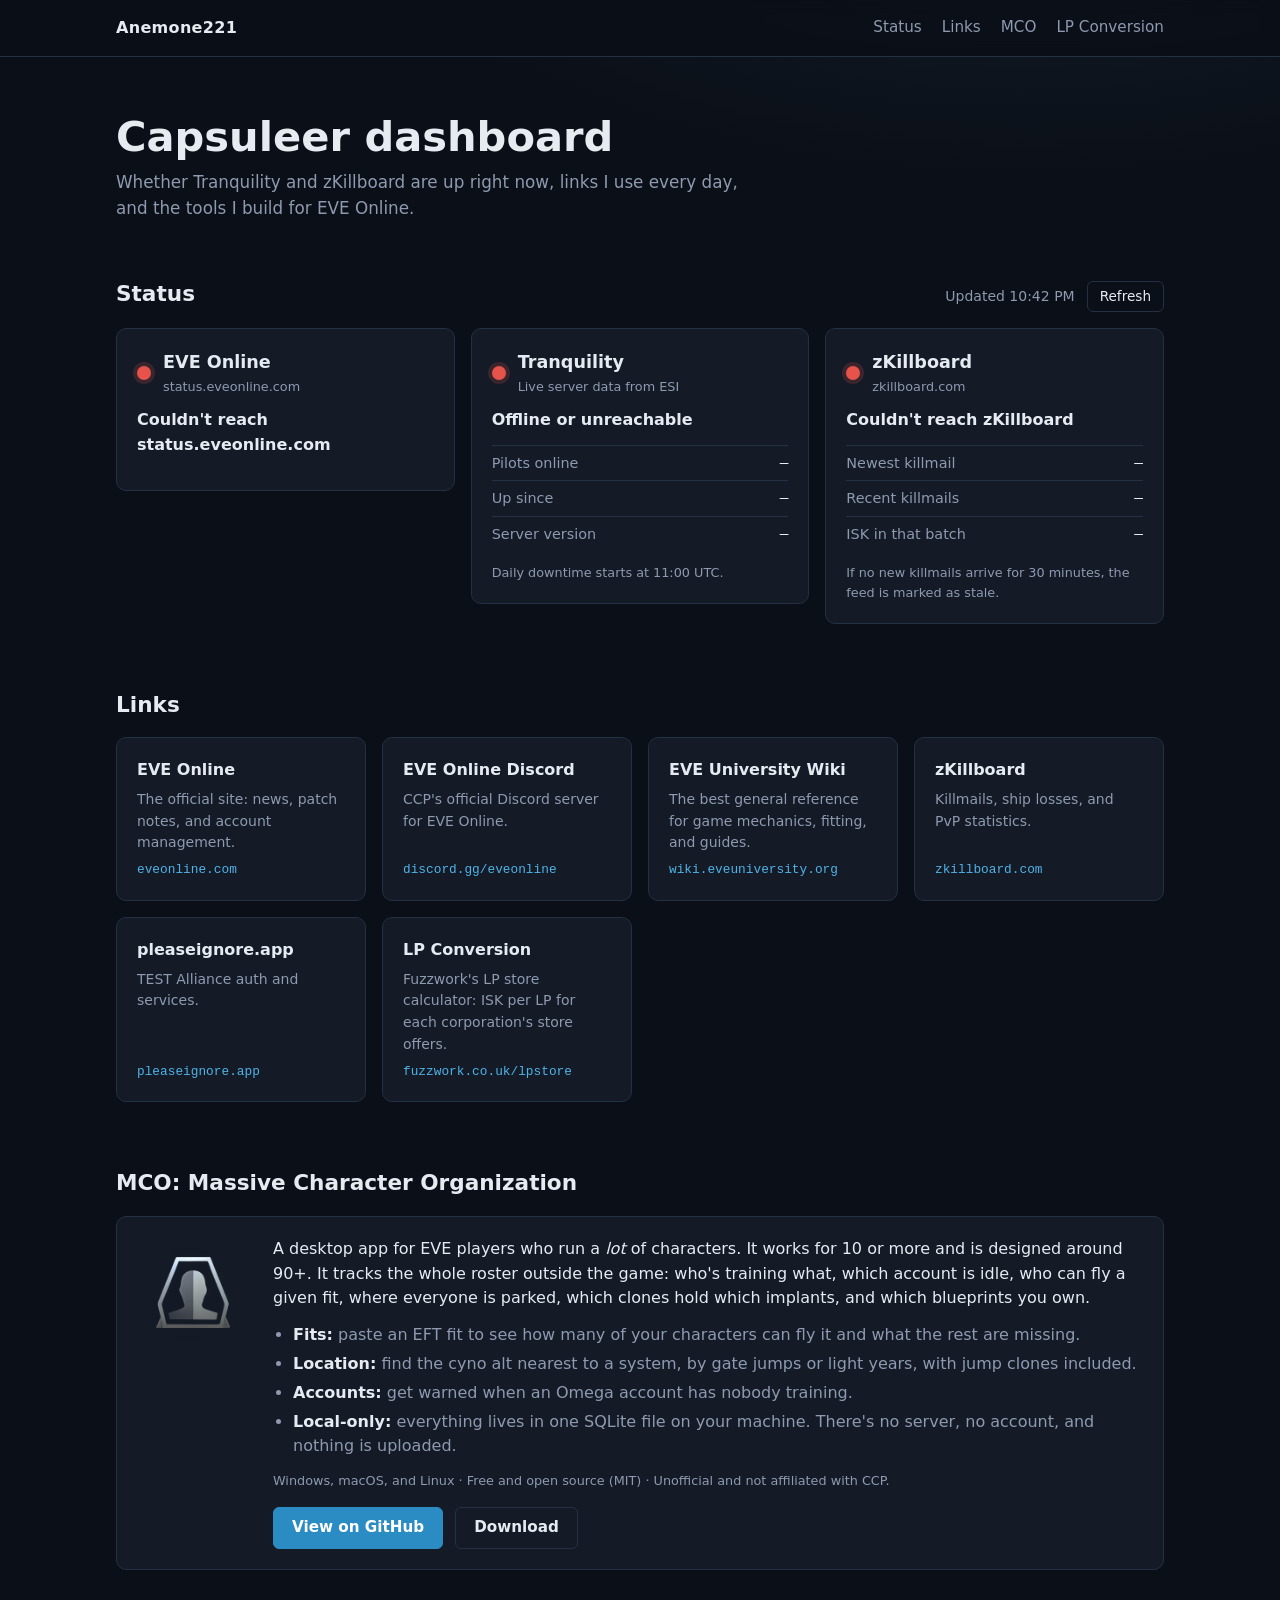
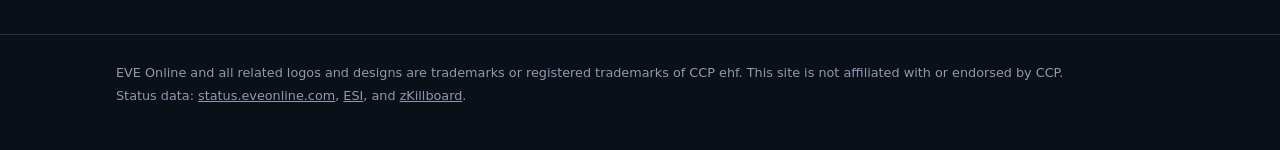
<file: index.html>
<!doctype html>
<html lang="en">
<head>
  <meta charset="utf-8">
  <meta name="viewport" content="width=device-width, initial-scale=1">
  <title>Anemone221 · EVE Online</title>
  <meta name="description" content="Live EVE Online and zKillboard status, useful EVE links, and MCO — a desktop tool for managing large rosters of EVE characters.">
  <meta name="theme-color" content="#0b0f17">
  <link rel="icon" type="image/png" href="assets/mco.png">
  <link rel="stylesheet" href="assets/style.css?v=2">
</head>
<body>
  <header class="site-header">
    <div class="wrap header-inner">
      <a class="brand" href="./">Anemone221</a>
      <nav class="nav">
        <a href="#status">Status</a>
        <a href="#links">Links</a>
        <a href="#mco">MCO</a>
        <a href="lp-conversion/">LP Conversion</a>
      </nav>
    </div>
  </header>

  <main class="wrap">
    <section class="hero">
      <h1>Capsuleer dashboard</h1>
      <p class="lede">Whether Tranquility and zKillboard are up right now, links I use every day, and the tools I build for EVE Online.</p>
    </section>

    <!-- ─────────── Status ─────────── -->
    <section id="status" class="section">
      <div class="section-head">
        <h2>Status</h2>
        <div class="section-meta">
          <span id="updated">Checking…</span>
          <button id="refresh" class="btn-ghost" type="button">Refresh</button>
        </div>
      </div>

      <div class="status-grid">
        <!-- EVE status page -->
        <article class="card status-card" id="card-eve">
          <header class="card-head">
            <span class="dot" data-state="loading"></span>
            <div>
              <h3>EVE Online</h3>
              <a class="sub" href="https://status.eveonline.com/" target="_blank" rel="noopener">status.eveonline.com</a>
            </div>
          </header>
          <p class="headline" data-field="headline">Loading…</p>
          <ul class="components" data-field="components"></ul>
          <div class="notices" data-field="notices"></div>
        </article>

        <!-- Tranquility via ESI -->
        <article class="card status-card" id="card-tq">
          <header class="card-head">
            <span class="dot" data-state="loading"></span>
            <div>
              <h3>Tranquility</h3>
              <span class="sub">Live server data from ESI</span>
            </div>
          </header>
          <p class="headline" data-field="headline">Loading…</p>
          <dl class="stats">
            <div><dt>Pilots online</dt><dd data-field="players">—</dd></div>
            <div><dt>Up since</dt><dd data-field="uptime">—</dd></div>
            <div><dt>Server version</dt><dd data-field="version">—</dd></div>
          </dl>
          <p class="fine">Daily downtime starts at 11:00 UTC.</p>
        </article>

        <!-- zKillboard -->
        <article class="card status-card" id="card-zkill">
          <header class="card-head">
            <span class="dot" data-state="loading"></span>
            <div>
              <h3>zKillboard</h3>
              <a class="sub" href="https://zkillboard.com/" target="_blank" rel="noopener">zkillboard.com</a>
            </div>
          </header>
          <p class="headline" data-field="headline">Loading…</p>
          <dl class="stats">
            <div><dt>Newest killmail</dt><dd data-field="latest">—</dd></div>
            <div><dt>Recent killmails</dt><dd data-field="count">—</dd></div>
            <div><dt>ISK in that batch</dt><dd data-field="isk">—</dd></div>
          </dl>
          <p class="fine">If no new killmails arrive for 30 minutes, the feed is marked as stale.</p>
        </article>
      </div>
    </section>

    <!-- ─────────── Links ─────────── -->
    <section id="links" class="section">
      <div class="section-head"><h2>Links</h2></div>
      <div class="link-grid">
        <a class="card link-card" href="https://www.eveonline.com/" target="_blank" rel="noopener">
          <span class="link-title">EVE Online</span>
          <span class="link-desc">The official site: news, patch notes, and account management.</span>
          <span class="link-url">eveonline.com</span>
        </a>
        <a class="card link-card" href="https://discord.com/invite/eveonline" target="_blank" rel="noopener">
          <span class="link-title">EVE Online Discord</span>
          <span class="link-desc">CCP's official Discord server for EVE Online.</span>
          <span class="link-url">discord.gg/eveonline</span>
        </a>
        <a class="card link-card" href="https://wiki.eveuniversity.org/" target="_blank" rel="noopener">
          <span class="link-title">EVE University Wiki</span>
          <span class="link-desc">The best general reference for game mechanics, fitting, and guides.</span>
          <span class="link-url">wiki.eveuniversity.org</span>
        </a>
        <a class="card link-card" href="https://zkillboard.com/" target="_blank" rel="noopener">
          <span class="link-title">zKillboard</span>
          <span class="link-desc">Killmails, ship losses, and PvP statistics.</span>
          <span class="link-url">zkillboard.com</span>
        </a>
        <a class="card link-card" href="https://pleaseignore.app/" target="_blank" rel="noopener">
          <span class="link-title">pleaseignore.app</span>
          <span class="link-desc">TEST Alliance auth and services.</span>
          <span class="link-url">pleaseignore.app</span>
        </a>
        <a class="card link-card" href="https://www.fuzzwork.co.uk/lpstore/" target="_blank" rel="noopener">
          <span class="link-title">LP Conversion</span>
          <span class="link-desc">Fuzzwork's LP store calculator: ISK per LP for each corporation's store offers.</span>
          <span class="link-url">fuzzwork.co.uk/lpstore</span>
        </a>
      </div>
    </section>

    <!-- ─────────── MCO ─────────── -->
    <section id="mco" class="section">
      <div class="section-head"><h2>MCO: Massive Character Organization</h2></div>
      <article class="card mco">
        <img class="mco-icon" src="assets/mco.png" alt="MCO app icon" width="128" height="128">
        <div class="mco-body">
          <p class="mco-lede">A desktop app for EVE players who run a <em>lot</em> of characters. It works for 10 or more and is designed around 90+. It tracks the whole roster outside the game: who's training what, which account is idle, who can fly a given fit, where everyone is parked, which clones hold which implants, and which blueprints you own.</p>
          <ul class="mco-points">
            <li><strong>Fits:</strong> paste an EFT fit to see how many of your characters can fly it and what the rest are missing.</li>
            <li><strong>Location:</strong> find the cyno alt nearest to a system, by gate jumps or light years, with jump clones included.</li>
            <li><strong>Accounts:</strong> get warned when an Omega account has nobody training.</li>
            <li><strong>Local-only:</strong> everything lives in one SQLite file on your machine. There's no server, no account, and nothing is uploaded.</li>
          </ul>
          <p class="fine">Windows, macOS, and Linux · Free and open source (MIT) · Unofficial and not affiliated with CCP.</p>
          <div class="actions">
            <a class="btn" href="https://github.com/Anemone221/MCO" target="_blank" rel="noopener">View on GitHub</a>
            <a class="btn btn-secondary" href="https://github.com/Anemone221/MCO/releases" target="_blank" rel="noopener">Download</a>
          </div>
        </div>
      </article>
    </section>
  </main>

  <footer class="site-footer">
    <div class="wrap">
      <p>EVE Online and all related logos and designs are trademarks or registered trademarks of CCP ehf. This site is not affiliated with or endorsed by CCP.</p>
      <p>Status data: <a href="https://status.eveonline.com/">status.eveonline.com</a>, <a href="https://esi.evetech.net/">ESI</a>, and <a href="https://zkillboard.com/">zKillboard</a>.</p>
    </div>
  </footer>

  <script src="assets/app.js" defer></script>
</body>
</html>
</file>
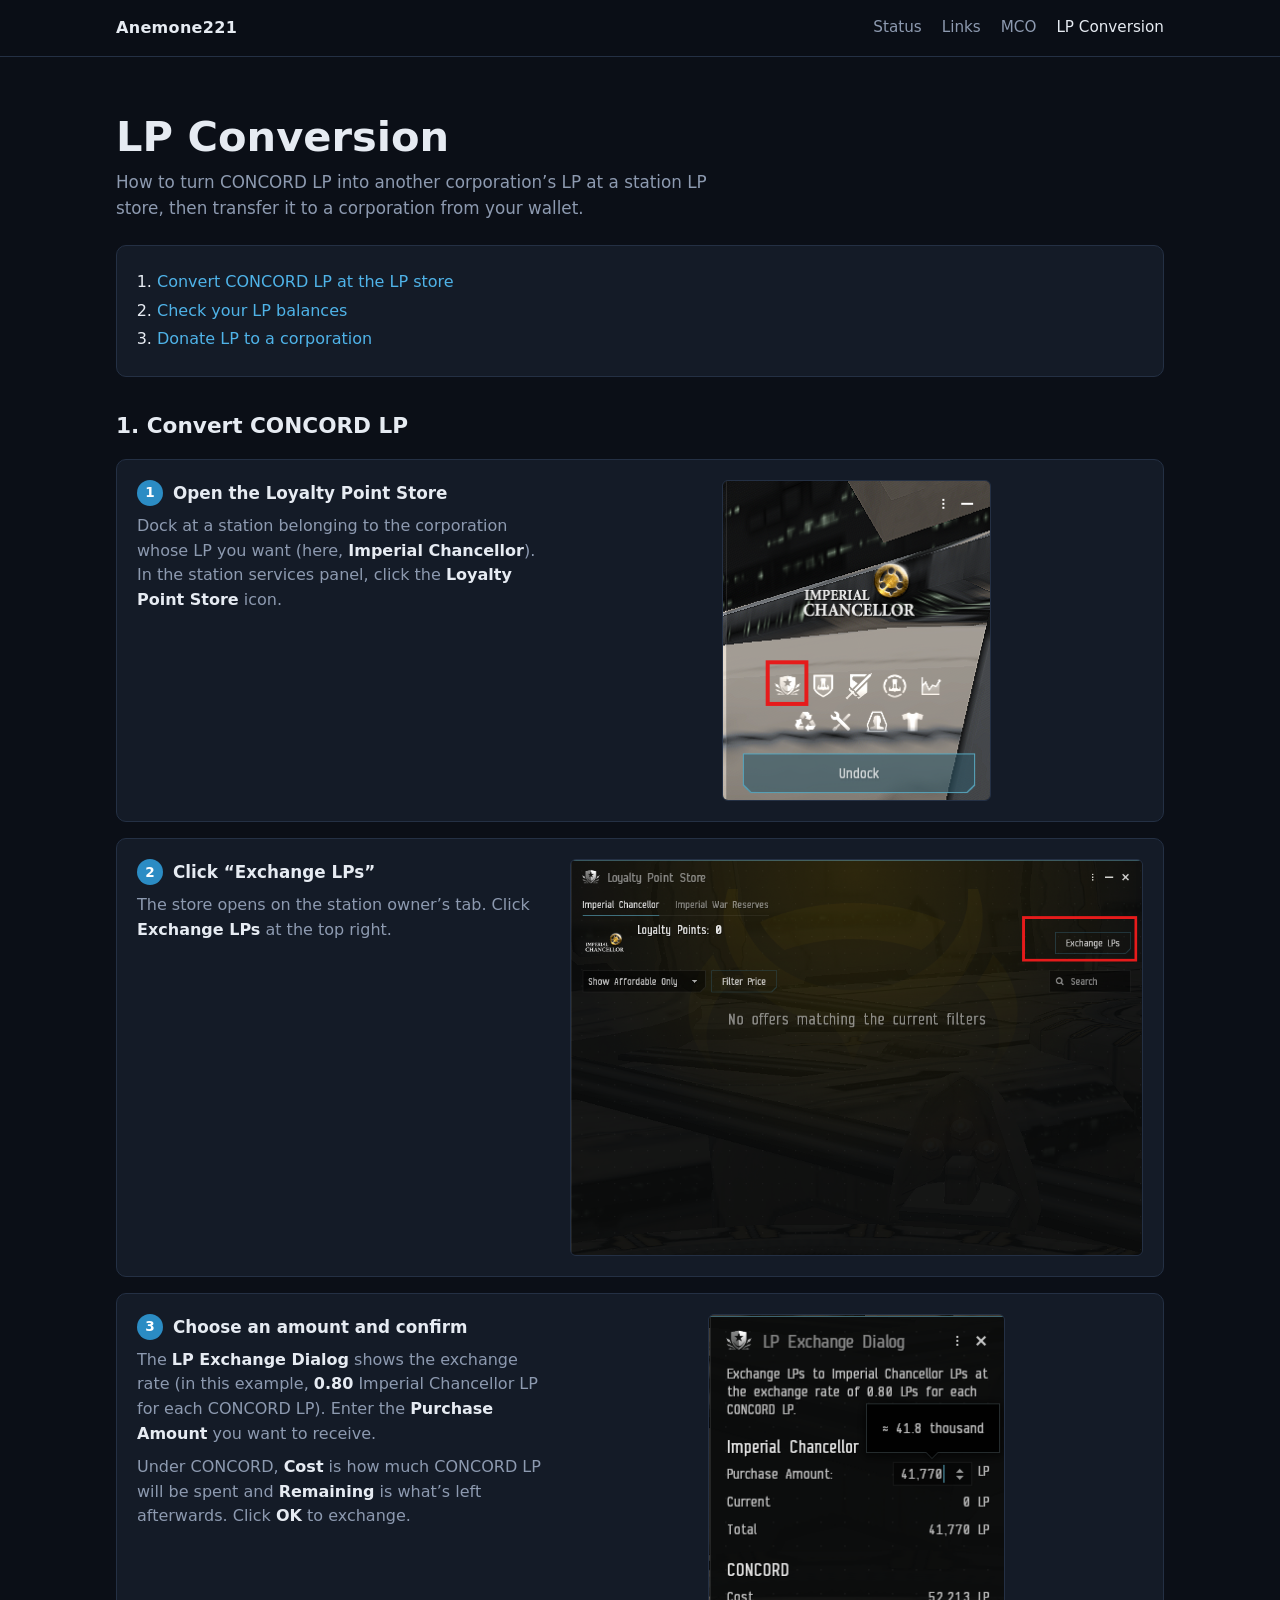
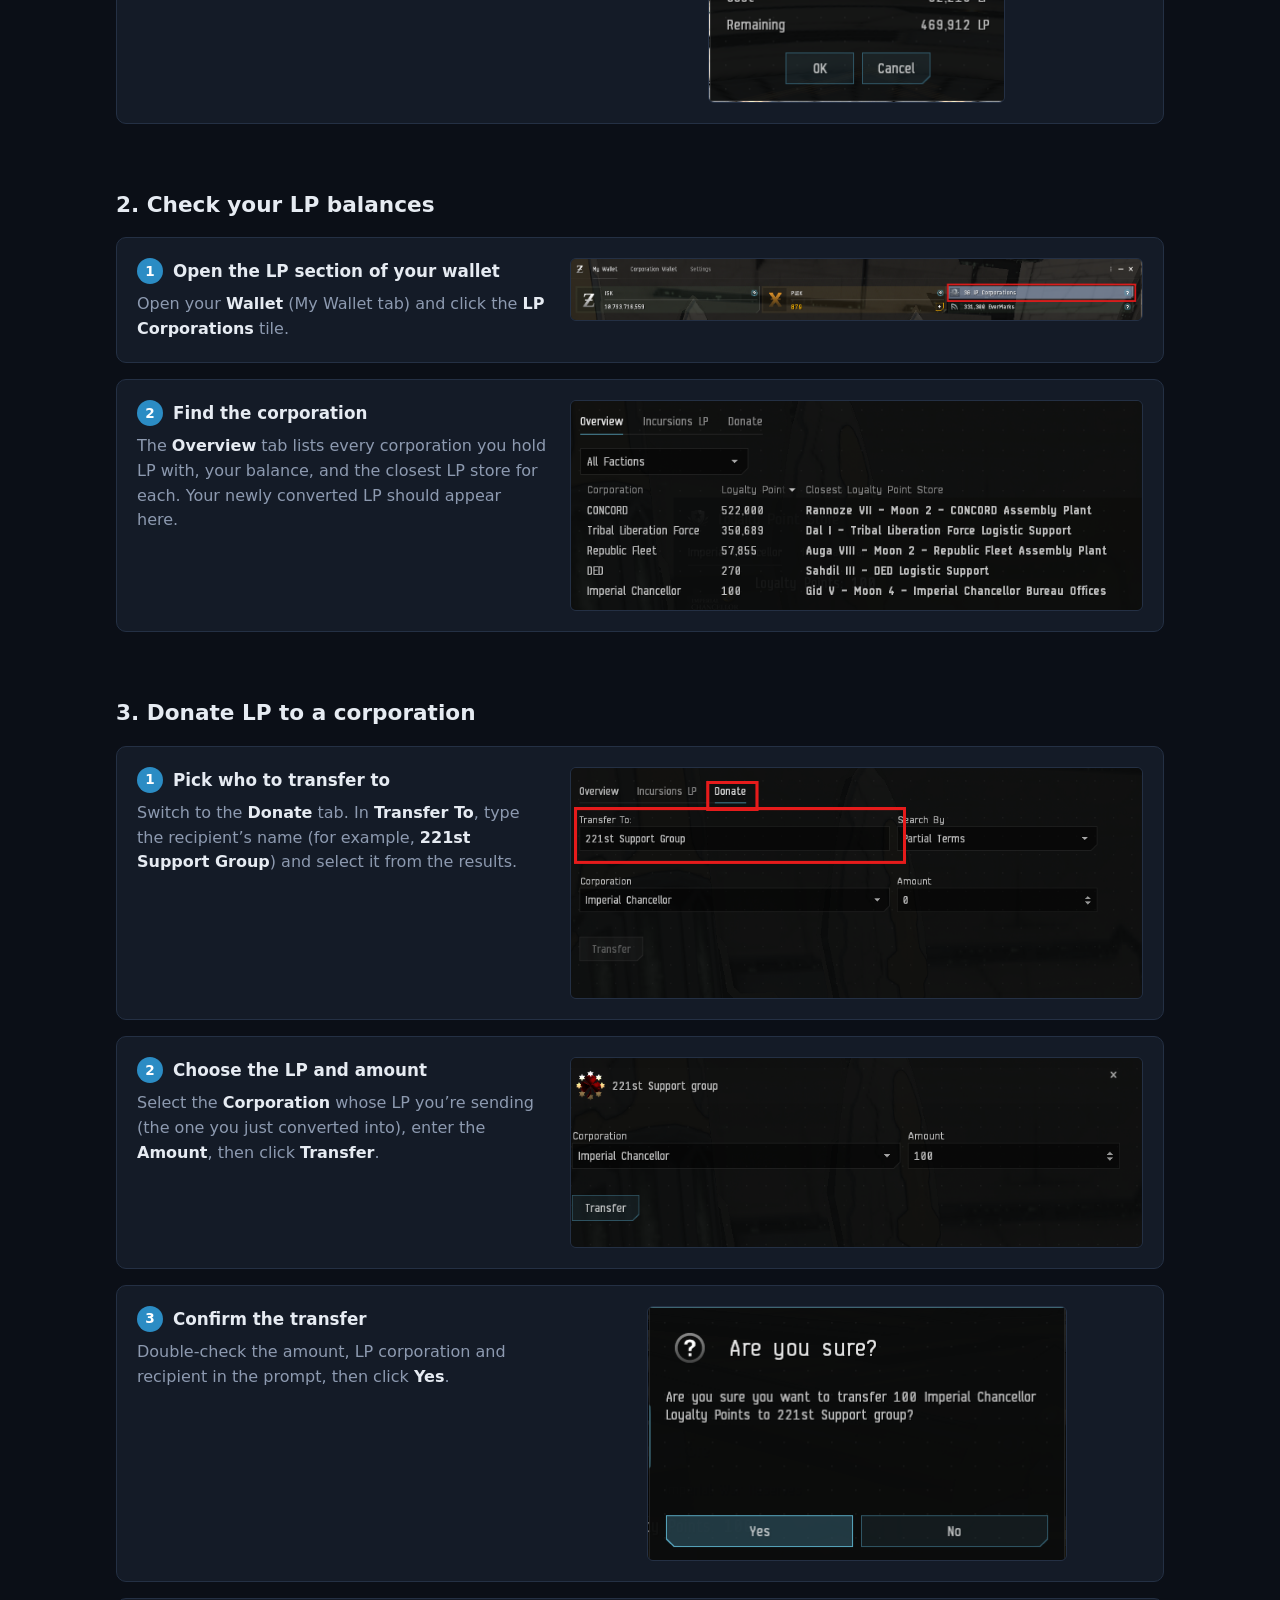
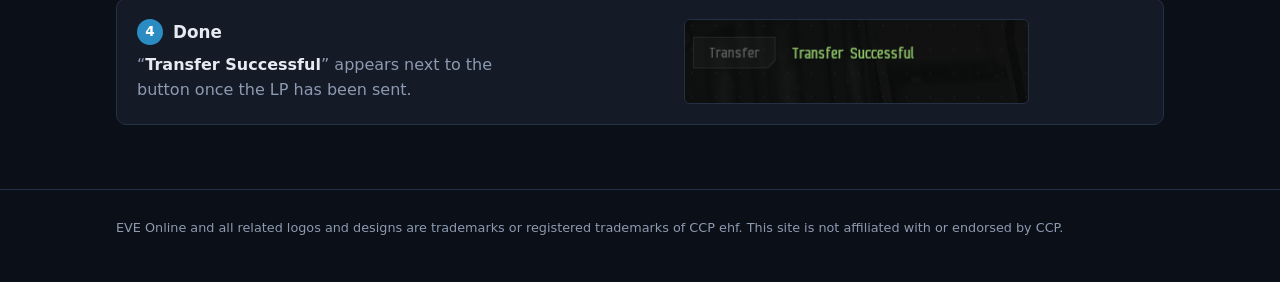
<file: lp-conversion/index.html>
<!doctype html>
<html lang="en">
<head>
  <meta charset="utf-8">
  <meta name="viewport" content="width=device-width, initial-scale=1">
  <title>LP Conversion · Anemone221</title>
  <meta name="description" content="Step-by-step guide to converting CONCORD LP and donating LP to a corporation in EVE Online.">
  <meta name="theme-color" content="#0b0f17">
  <link rel="icon" type="image/png" href="../assets/mco.png">
  <link rel="stylesheet" href="../assets/style.css?v=2">
</head>
<body>
  <header class="site-header">
    <div class="wrap header-inner">
      <a class="brand" href="../">Anemone221</a>
      <nav class="nav">
        <a href="../#status">Status</a>
        <a href="../#links">Links</a>
        <a href="../#mco">MCO</a>
        <a href="./" aria-current="page">LP Conversion</a>
      </nav>
    </div>
  </header>

  <main class="wrap">
    <section class="hero">
      <h1>LP Conversion</h1>
      <p class="lede">How to turn CONCORD LP into another corporation&rsquo;s LP at a station LP store, then transfer it to a corporation from your wallet.</p>
    </section>

    <nav class="card guide-toc" aria-label="Guide contents">
      <ol>
        <li><a href="#convert">Convert CONCORD LP at the LP store</a></li>
        <li><a href="#check">Check your LP balances</a></li>
        <li><a href="#donate">Donate LP to a corporation</a></li>
      </ol>
    </nav>

    <!-- ─────────── Part 1 ─────────── -->
    <section id="convert" class="section">
      <div class="section-head"><h2>1. Convert CONCORD LP</h2></div>

      <ol class="steps">
        <li class="step">
          <div class="step-text">
            <h3>Open the Loyalty Point Store</h3>
            <p>Dock at a station belonging to the corporation whose LP you want (here, <strong>Imperial Chancellor</strong>). In the station services panel, click the <strong>Loyalty Point Store</strong> icon.</p>
          </div>
          <figure class="shot">
            <a href="images/1.station_menu.png"><img src="images/1.station_menu.png" width="269" height="322" loading="lazy" alt="Station services panel for Imperial Chancellor with the Loyalty Point Store icon highlighted in red."></a>
          </figure>
        </li>

        <li class="step">
          <div class="step-text">
            <h3>Click &ldquo;Exchange LPs&rdquo;</h3>
            <p>The store opens on the station owner&rsquo;s tab. Click <strong>Exchange LPs</strong> at the top right.</p>
          </div>
          <figure class="shot">
            <a href="images/2.lp_window.png"><img src="images/2.lp_window.png" width="834" height="576" loading="lazy" alt="Loyalty Point Store window on the Imperial Chancellor tab showing 0 Loyalty Points, with the Exchange LPs button highlighted."></a>
          </figure>
        </li>

        <li class="step">
          <div class="step-text">
            <h3>Choose an amount and confirm</h3>
            <p>The <strong>LP Exchange Dialog</strong> shows the exchange rate (in this example, <strong>0.80</strong> Imperial Chancellor LP for each CONCORD LP). Enter the <strong>Purchase Amount</strong> you want to receive.</p>
            <p>Under CONCORD, <strong>Cost</strong> is how much CONCORD LP will be spent and <strong>Remaining</strong> is what&rsquo;s left afterwards. Click <strong>OK</strong> to exchange.</p>
          </div>
          <figure class="shot">
            <a href="images/3.conversion_window.png"><img src="images/3.conversion_window.png" width="297" height="390" loading="lazy" alt="LP Exchange Dialog: purchase 41,770 Imperial Chancellor LP at 0.80 per CONCORD LP, costing 52,213 CONCORD LP with 469,912 remaining."></a>
          </figure>
        </li>
      </ol>
    </section>

    <!-- ─────────── Part 2 ─────────── -->
    <section id="check" class="section">
      <div class="section-head"><h2>2. Check your LP balances</h2></div>

      <ol class="steps">
        <li class="step">
          <div class="step-text">
            <h3>Open the LP section of your wallet</h3>
            <p>Open your <strong>Wallet</strong> (My Wallet tab) and click the <strong>LP Corporations</strong> tile.</p>
          </div>
          <figure class="shot">
            <a href="images/4.wallet_window_lp.png"><img src="images/4.wallet_window_lp.png" width="1377" height="147" loading="lazy" alt="Wallet window showing ISK, PLEX, and the LP Corporations tile highlighted."></a>
          </figure>
        </li>

        <li class="step">
          <div class="step-text">
            <h3>Find the corporation</h3>
            <p>The <strong>Overview</strong> tab lists every corporation you hold LP with, your balance, and the closest LP store for each. Your newly converted LP should appear here.</p>
          </div>
          <figure class="shot">
            <a href="images/5.lp_list.png"><img src="images/5.lp_list.png" width="679" height="249" loading="lazy" alt="LP Overview list: CONCORD, Tribal Liberation Force, Republic Fleet, DED and Imperial Chancellor with balances and nearest LP stores."></a>
          </figure>
        </li>
      </ol>
    </section>

    <!-- ─────────── Part 3 ─────────── -->
    <section id="donate" class="section">
      <div class="section-head"><h2>3. Donate LP to a corporation</h2></div>

      <ol class="steps">
        <li class="step">
          <div class="step-text">
            <h3>Pick who to transfer to</h3>
            <p>Switch to the <strong>Donate</strong> tab. In <strong>Transfer To</strong>, type the recipient&rsquo;s name (for example, <strong>221st Support Group</strong>) and select it from the results.</p>
          </div>
          <figure class="shot">
            <a href="images/6.donate_window.png"><img src="images/6.donate_window.png" width="743" height="300" loading="lazy" alt="Donate tab with 221st Support Group entered in the Transfer To field."></a>
          </figure>
        </li>

        <li class="step">
          <div class="step-text">
            <h3>Choose the LP and amount</h3>
            <p>Select the <strong>Corporation</strong> whose LP you&rsquo;re sending (the one you just converted into), enter the <strong>Amount</strong>, then click <strong>Transfer</strong>.</p>
          </div>
          <figure class="shot">
            <a href="images/7.donate_window_2.png"><img src="images/7.donate_window_2.png" width="702" height="232" loading="lazy" alt="Transfer form for 221st Support Group with Imperial Chancellor selected and an amount of 100."></a>
          </figure>
        </li>

        <li class="step">
          <div class="step-text">
            <h3>Confirm the transfer</h3>
            <p>Double-check the amount, LP corporation and recipient in the prompt, then click <strong>Yes</strong>.</p>
          </div>
          <figure class="shot">
            <a href="images/8.confirmation_window.png"><img src="images/8.confirmation_window.png" width="420" height="254" loading="lazy" alt="Are you sure? prompt: transfer 100 Imperial Chancellor Loyalty Points to 221st Support group, with Yes and No buttons."></a>
          </figure>
        </li>

        <li class="step">
          <div class="step-text">
            <h3>Done</h3>
            <p>&ldquo;<strong>Transfer Successful</strong>&rdquo; appears next to the button once the LP has been sent.</p>
          </div>
          <figure class="shot">
            <a href="images/9.confirmation.png"><img src="images/9.confirmation.png" width="345" height="84" loading="lazy" alt="Transfer Successful message next to the Transfer button."></a>
          </figure>
        </li>
      </ol>
    </section>
  </main>

  <footer class="site-footer">
    <div class="wrap">
      <p>EVE Online and all related logos and designs are trademarks or registered trademarks of CCP ehf. This site is not affiliated with or endorsed by CCP.</p>
    </div>
  </footer>
</body>
</html>
</file>
<file: assets/style.css>
:root {
  --bg: #0b0f17;
  --bg-2: #111827;
  --card: #141b27;
  --card-hover: #19222f;
  --border: #243044;
  --text: #e6ebf2;
  --muted: #8d9ab0;
  --accent: #4fb3e8;
  --accent-2: #2b8cc4;

  --ok: #3fbf74;
  --warn: #e6b13a;
  --bad: #e5534b;
  --maint: #6f8cff;
  --idle: #5b6576;

  --radius: 10px;
  --font: system-ui, -apple-system, "Segoe UI", Roboto, "Helvetica Neue", Arial, sans-serif;
  --mono: ui-monospace, "Cascadia Mono", Consolas, monospace;
}

* { box-sizing: border-box; }

html { scroll-behavior: smooth; }

body {
  margin: 0;
  background:
    radial-gradient(1200px 600px at 80% -10%, rgba(79, 179, 232, 0.10), transparent 60%),
    var(--bg);
  color: var(--text);
  font-family: var(--font);
  font-size: 16px;
  line-height: 1.55;
  -webkit-font-smoothing: antialiased;
}

a { color: var(--accent); text-decoration: none; }
a:hover { text-decoration: underline; }

.wrap { max-width: 1080px; margin: 0 auto; padding: 0 16px; }

/* ── Header ── */
.site-header {
  position: sticky; top: 0; z-index: 10;
  background: rgba(11, 15, 23, 0.85);
  backdrop-filter: blur(8px);
  border-bottom: 1px solid var(--border);
}
.header-inner { display: flex; align-items: center; justify-content: space-between; height: 56px; }
.brand { color: var(--text); font-weight: 700; letter-spacing: 0.02em; }
.brand:hover { text-decoration: none; color: var(--accent); }
.nav { display: flex; gap: 20px; }
.nav a { color: var(--muted); font-size: 0.95rem; }
.nav a:hover, .nav a[aria-current="page"] { color: var(--text); text-decoration: none; }

/* ── Hero ── */
.hero { padding: 56px 0 24px; }
.hero h1 { margin: 0 0 8px; font-size: clamp(1.8rem, 4vw, 2.6rem); line-height: 1.15; }
.lede { margin: 0; color: var(--muted); max-width: 640px; font-size: 1.05rem; }

/* ── Sections ── */
.section { padding: 32px 0; }
.section-head { display: flex; align-items: baseline; justify-content: space-between; gap: 16px; flex-wrap: wrap; margin-bottom: 16px; }
.section-head h2 { margin: 0; font-size: 1.35rem; }
.section-meta { display: flex; align-items: center; gap: 12px; color: var(--muted); font-size: 0.875rem; }

.card {
  background: var(--card);
  border: 1px solid var(--border);
  border-radius: var(--radius);
  padding: 20px;
}

.btn-ghost {
  font: inherit; font-size: 0.85rem;
  color: var(--text); background: transparent;
  border: 1px solid var(--border); border-radius: 6px;
  padding: 4px 12px; cursor: pointer;
}
.btn-ghost:hover { border-color: var(--accent); }
.btn-ghost:disabled { opacity: 0.5; cursor: default; }

/* ── Status ── */
.status-grid { display: grid; grid-template-columns: repeat(auto-fit, minmax(280px, 1fr)); gap: 16px; align-items: start; }

.card-head { display: flex; align-items: center; gap: 12px; margin-bottom: 12px; }
.card-head h3 { margin: 0; font-size: 1.1rem; }
.sub { display: block; font-size: 0.8rem; color: var(--muted); }
a.sub:hover { color: var(--accent); }

.dot {
  flex: none; width: 14px; height: 14px; border-radius: 50%;
  background: var(--idle);
  box-shadow: 0 0 0 4px rgba(91, 101, 118, 0.18);
}
.dot[data-state="ok"]    { background: var(--ok);    box-shadow: 0 0 0 4px rgba(63, 191, 116, 0.18); }
.dot[data-state="warn"]  { background: var(--warn);  box-shadow: 0 0 0 4px rgba(230, 177, 58, 0.18); }
.dot[data-state="bad"]   { background: var(--bad);   box-shadow: 0 0 0 4px rgba(229, 83, 75, 0.18); }
.dot[data-state="maint"] { background: var(--maint); box-shadow: 0 0 0 4px rgba(111, 140, 255, 0.18); }
.dot[data-state="loading"] { animation: pulse 1.2s ease-in-out infinite; }
@keyframes pulse { 50% { opacity: 0.35; } }

.headline { margin: 0 0 12px; font-weight: 600; }

.components { list-style: none; margin: 0; padding: 0; font-size: 0.9rem; }
.components li { display: flex; justify-content: space-between; gap: 12px; padding: 6px 0; border-top: 1px solid var(--border); }
.components li.group { color: var(--muted); font-size: 0.75rem; text-transform: uppercase; letter-spacing: 0.06em; padding-top: 12px; border-top: none; }
.components li.child { padding-left: 10px; }
.comp-status { display: inline-flex; align-items: center; gap: 6px; color: var(--muted); white-space: nowrap; }
.comp-status::before { content: ""; width: 8px; height: 8px; border-radius: 50%; background: var(--idle); }
.comp-status[data-state="ok"]::before    { background: var(--ok); }
.comp-status[data-state="warn"]::before  { background: var(--warn); }
.comp-status[data-state="bad"]::before   { background: var(--bad); }
.comp-status[data-state="maint"]::before { background: var(--maint); }

.notices:empty { display: none; }
.notices { margin-top: 12px; display: grid; gap: 8px; }
.notice { border-left: 3px solid var(--warn); background: var(--bg-2); padding: 8px 12px; border-radius: 0 6px 6px 0; font-size: 0.875rem; }
.notice.maint { border-left-color: var(--maint); }
.notice a { font-weight: 600; }
.notice .when { display: block; color: var(--muted); font-size: 0.8rem; }

.stats { margin: 0; display: grid; gap: 0; }
.stats > div { display: flex; justify-content: space-between; gap: 12px; padding: 6px 0; border-top: 1px solid var(--border); font-size: 0.9rem; }
.stats dt { color: var(--muted); }
.stats dd { margin: 0; font-family: var(--mono); font-variant-numeric: tabular-nums; text-align: right; }

.fine { margin: 12px 0 0; color: var(--muted); font-size: 0.8rem; }

/* ── Links ── */
.link-grid { display: grid; grid-template-columns: repeat(auto-fill, minmax(220px, 1fr)); gap: 16px; }
.link-card { display: flex; flex-direction: column; gap: 6px; color: var(--text); transition: border-color 0.15s, background 0.15s, transform 0.15s; }
.link-card:hover { text-decoration: none; border-color: var(--accent); background: var(--card-hover); transform: translateY(-2px); }
.link-title { font-weight: 600; }
.link-desc { color: var(--muted); font-size: 0.875rem; flex: 1; }
.link-url { color: var(--accent); font-size: 0.8rem; font-family: var(--mono); }

/* ── MCO ── */
.mco { display: flex; gap: 24px; align-items: flex-start; }
.mco-icon { flex: none; width: 112px; height: 112px; border-radius: 20px; }
.mco-body { min-width: 0; }
.mco-lede { margin: 0 0 12px; }
.mco-points { margin: 0; padding-left: 20px; color: var(--muted); }
.mco-points li { margin: 4px 0; }
.mco-points strong { color: var(--text); font-weight: 600; }
.actions { display: flex; flex-wrap: wrap; gap: 12px; margin-top: 16px; }
.btn {
  display: inline-block; padding: 8px 18px; border-radius: 6px;
  background: var(--accent-2); color: #fff; font-weight: 600; font-size: 0.95rem;
  border: 1px solid var(--accent-2);
}
.btn:hover { text-decoration: none; background: var(--accent); border-color: var(--accent); }
.btn-secondary { background: transparent; color: var(--text); border-color: var(--border); }
.btn-secondary:hover { background: transparent; border-color: var(--accent); }

/* ── Guide ── */
.guide-toc ol { margin: 0; padding-left: 20px; }
.guide-toc li { margin: 4px 0; }

.steps { list-style: none; margin: 0; padding: 0; counter-reset: step; display: grid; gap: 16px; }
.step {
  counter-increment: step;
  display: grid; grid-template-columns: minmax(0, 1fr) minmax(0, 1.4fr); gap: 24px; align-items: start;
  background: var(--card); border: 1px solid var(--border); border-radius: var(--radius); padding: 20px;
}
.step-text h3 { margin: 0 0 8px; font-size: 1.05rem; display: flex; align-items: center; gap: 10px; }
.step-text h3::before {
  content: counter(step);
  flex: none; display: inline-grid; place-items: center;
  width: 26px; height: 26px; border-radius: 50%;
  background: var(--accent-2); color: #fff; font-size: 0.85rem; font-weight: 700;
}
.step-text p { margin: 0 0 8px; color: var(--muted); }
.step-text p:last-child { margin-bottom: 0; }
.step-text strong { color: var(--text); font-weight: 600; }

.shot { margin: 0; justify-self: center; max-width: 100%; }
.shot a { display: block; }
.shot img {
  display: block; max-width: 100%; height: auto;
  border: 1px solid var(--border); border-radius: 6px; background: var(--bg-2);
}
.shot a:hover img { border-color: var(--accent); }

/* ── Footer ── */
.site-footer { margin-top: 32px; padding: 24px 0 40px; border-top: 1px solid var(--border); color: var(--muted); font-size: 0.8rem; }
.site-footer p { margin: 4px 0; }
.site-footer a { color: var(--muted); text-decoration: underline; }

@media (max-width: 600px) {
  .hero { padding-top: 36px; }
  .nav { gap: 14px; }
  .header-inner { gap: 12px; }
  .nav a { font-size: 0.85rem; white-space: nowrap; }
  .mco { flex-direction: column; }
  .mco-icon { width: 80px; height: 80px; border-radius: 16px; }
}

@media (max-width: 760px) {
  .step { grid-template-columns: 1fr; gap: 16px; padding: 16px; }
}

@media (max-width: 420px) {
  .nav { gap: 10px; }
  .brand { font-size: 0.9rem; }
}

@media (prefers-reduced-motion: reduce) {
  html { scroll-behavior: auto; }
  .dot[data-state="loading"] { animation: none; }
  .link-card { transition: none; }
}
</file>
